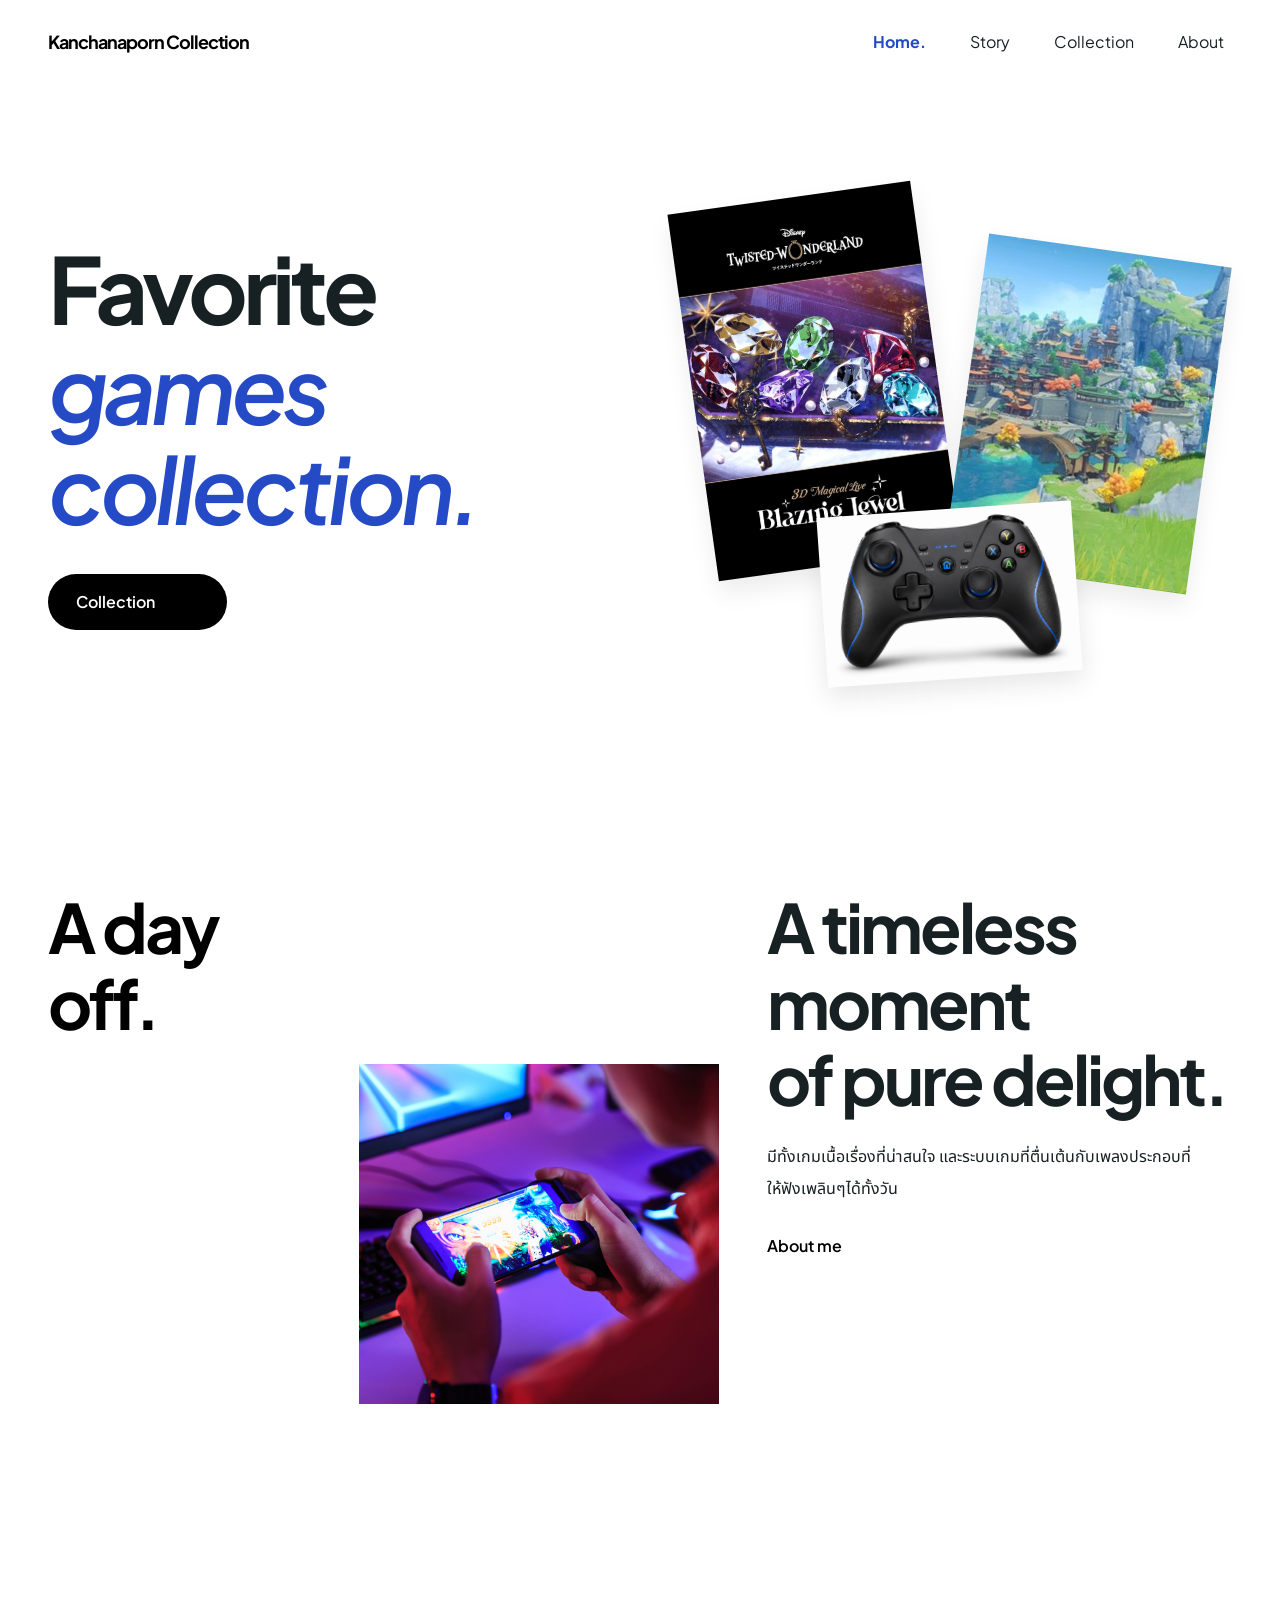
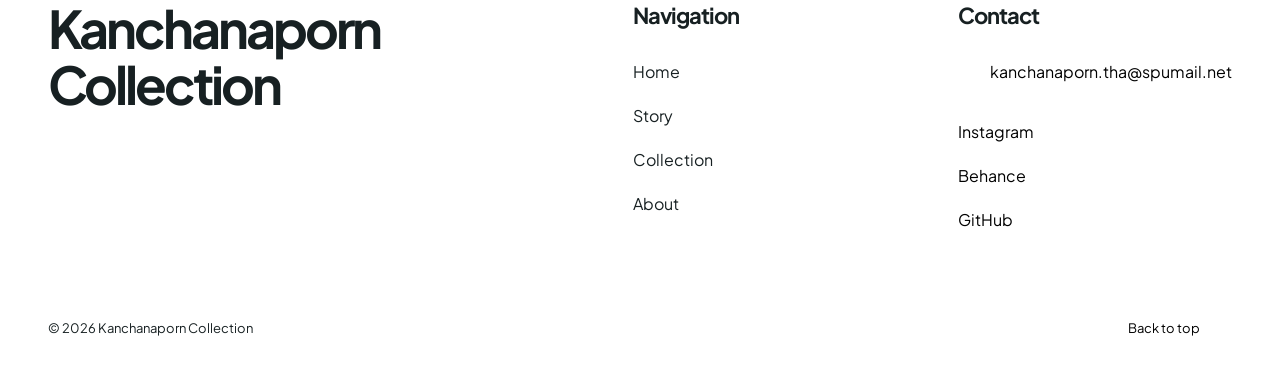
<file: index.html>
<!doctype html>
<html lang="th" data-bs-theme="light">

<head>
    <title>Home | Kanchanaporn Collections</title>
    <!-- Required meta tags -->
    <meta charset="utf-8" />
    <meta name="viewport" content="width=device-width, initial-scale=1" />
    <meta name="description" content="หนัง เพลง หนังสือ และของที่ชอบ กลับมาดูเมื่อไรก็ยังชอบอยู่" />

    <!-- Bootstrap CSS v5.3.8 -->
    <link href="https://cdn.jsdelivr.net/npm/bootstrap@5.3.8/dist/css/bootstrap.min.css" rel="stylesheet"
        integrity="sha384-sRIl4kxILFvY47J16cr9ZwB07vP4J8+LH7qKQnuqkuIAvNWLzeN8tE5YBujZqJLB" crossorigin="anonymous">
    
    <link rel="stylesheet"
        href="https://fonts.googleapis.com/css2?family=Plus+Jakarta+Sans:ital,wght@0,400;0,500;0,600;0,700;0,800;1,600;1,700&amp;family=Noto+Sans+Thai:wght@400;500;600&amp;display=swap" />
    <link rel="stylesheet" href="css/style.css">
</head>

<body id="top">
    <a class="skip-link" href="#main">ข้ามไปเนื้อหา</a>
    
    <header class="site-header">
        <!-- place navbar here -->
        <nav class="navbar navbar-expand-md navbar-light" aria-label="เมนูหลัก">
            <!-- กรอบเมนู -->
            <div class="container">
                <a class="navbar-brand" href="index.html">Kanchanaporn Collection</a>
                
                <!-- ปุ่มเปิดเมนู -->
                <button class="navbar-toggler" type="button" data-bs-toggle="offcanvas" data-bs-target="#mainNav"
                    aria-controls="mainNav" aria-label="เปิดเมนู">
                    <i class="icon" data-lucide="menu" aria-hidden="true"></i>
                </button>
                
                <!-- offcanvas-md -->
                <div class="offcanvas-md offcanvas-end" tabindex="-1" id="mainNav" aria-labelledby="menuTitle">
                    <!-- หัวเมนูมือถือ -->
                    <div class="offcanvas-header">
                        <span id="menuTitle">Personal Collection</span>
                        <button class="menu-close" type="button" data-bs-dismiss="offcanvas" data-bs-target="#mainNav"
                            aria-label="ปิดเมนู">
                            <i class="icon" data-lucide="x" aria-hidden="true"></i>
                        </button>
                    </div>

                    <!-- เนื้อหาเมนู -->
                    <div class="offcanvas-body">
                        <!-- รายการลิงก์ -->
                        <ul class="navbar-nav ms-auto">
                            <li class="nav-item">
                                <a class="nav-link active" href="index.html" aria-current="page">Home</a>
                            </li>
                            <li class="nav-item">
                                <a class="nav-link" href="story.html">Story</a>
                            </li>
                            <li class="nav-item">
                                <a class="nav-link" href="collection.html">Collection</a>
                            </li>
                            <li class="nav-item">
                                <a class="nav-link" href="about.html">About</a>
                            </li>
                        </ul>
                        
                        <!-- ช่องทางติดต่อในเมนู -->
                        <div class="mobile-contact">
                            <a class="menu-email email-link" href="mailto:hello@example.com">
                                <i class="icon" data-lucide="mail" aria-hidden="true"></i>
                                <span>hello@example.com</span>
                            </a>
                            <div class="menu-socials">
                                <a href="https://www.instagram.com/" target="_blank" rel="noopener noreferrer">Instagram</a>
                                <a href="https://www.behance.net/" target="_blank" rel="noopener noreferrer">Behance</a>
                                <a href="https://github.com/" target="_blank" rel="noopener noreferrer">GitHub</a>
                            </div>
                        </div>
                    </div>
                </div>
            </div>
        </nav>
    </header>

    <main id="main" tabindex="-1">
        <!-- ภาพและหัวเรื่อง Home -->
        <section class="home-hero container">
            <div class="row hero-row">
                <div class="col-lg-6 hero-copy">
                    <h1>
                        Favorite
                        <br />
                        <em>games collection.</em>
                    </h1>
                    <a class="btn btn-dark" href="collection.html">
                        Collection
                        <i class="icon" data-lucide="arrow-up-right" aria-hidden="true"></i>
                    </a>
                </div>
                <div class="col-lg-6 hero-art">
                    <img class="hero-books" src="assets/images/home/81GD2ZUlDmL._AC_UF894,1000_QL80_.jpg"
                        alt="ชั้นหนังสือในร้านหนังสือ" />
                    <img class="hero-records" src="assets/images/home/genshin-impact-(2).jpg"
                        alt="เครื่องเล่นแผ่นเสียงกับแผ่นเพลง" />
                    <img class="hero-camera" src="assets/images/home/joygame.png"
                        alt="กล้องฟิล์มแบบตัดพื้นหลัง" />
                </div>
            </div>
        </section>

        <!-- ส่วน A day off -->
        <section class="home-links container">
            <div class="row gx-lg-5 gy-5">
                <div class="col-md-7">
                    <a class="story-preview" href="story.html">
                        <div class="preview-heading">
                            <h2>
                                A day
                                <br />
                                off.
                            </h2>
                            <i class="icon" data-lucide="arrow-up-right" aria-hidden="true"></i>
                        </div>
                        <img class="preview-image" src="assets/images/home/playgamemoba.jpg"
                            alt="กล้อง Polaroid SX-70 แบบพับได้" loading="lazy" />
                    </a>
                </div>
                <div class="col-md-5 home-note">
                    <h2>
                        A timeless moment
                        <br />
                         of pure delight.
                    </h2>
                    <p>
                        มีทั้งเกมเนื้อเรื่องที่น่าสนใจ และระบบเกมที่ตื่นเต้นกับเพลงประกอบที่ให้ฟังเพลินๆได้ทั้งวัน
                    </p>
                    <a class="text-link" href="about.html">
                        About me
                        <i class="icon" data-lucide="arrow-up-right" aria-hidden="true"></i>
                    </a>
                </div>
            </div>
        </section>
    </main>

    <footer class="site-footer">
        <!-- คอลัมน์ท้ายเว็บ -->
        <div class="footer-main">
            <!-- footer-brand -->
            <a class="footer-brand" href="index.html">
                Kanchanaporn
                <br />
                Collection
            </a>
            <!-- nav -->
            <nav aria-label="เมนูท้ายหน้า">
                <h2>Navigation</h2>
                <a href="index.html">Home</a>
                <a href="story.html">Story</a>
                <a href="collection.html">Collection</a>
                <a href="about.html">About</a>
            </nav>

            <!-- ช่องทางติดต่อ -->
            <div class="footer-contact">
                <h2>Contact</h2>
                <a href="mailto:kanchanaporn.tha@spumail.net">
                    <i class="icon" data-lucide="mail" aria-hidden="true"></i>
                    <span>kanchanaporn.tha@spumail.net</span>
                </a>
                
                <div class="social-links">
                    <a href="https://www.instagram.com/" target="_blank" rel="noopener noreferrer">
                        Instagram
                        <i class="icon" data-lucide="arrow-up-right" aria-hidden="true"></i>
                    </a>
                    <a href="https://www.behance.net/" target="_blank" rel="noopener noreferrer">
                        Behance
                        <i class="icon" data-lucide="arrow-up-right" aria-hidden="true"></i>
                    </a>
                    <a href="https://github.com/" target="_blank" rel="noopener noreferrer">
                        GitHub
                        <i class="icon" data-lucide="arrow-up-right" aria-hidden="true"></i>
                    </a>
                </div>
            </div>
        </div>
        <!-- แถวลิขสิทธิ์ -->
        <div class="footer-bottom">
            <span>© 2026 Kanchanaporn Collection</span>
            <a href="#top">
                Back to top
                <i class="icon" data-lucide="arrow-up" aria-hidden="true"></i>
            </a>
        </div>
    </footer>

    <!-- Bootstrap JavaScript Bundle (
</file>
<file: css/style.css>
:root {
    --ink: #172022;
    --accent: #254ac6;
    --muted: #8b9094;
    --screen-height: 800px;
}

body {
    margin: 0;
    background: white;
    color: var(--ink);
    font-family: "Plus Jakarta Sans", "Noto Sans Thai", sans-serif;
    font-size: 16px;
    line-height: 28px;
}

.container {
    max-width: 1440px;
    padding-left: 48px;
    padding-right: 48px;
}

a {
    color: inherit;
    text-decoration: none;
}

a:hover {
    color: var(--accent);
}

h1,
h2,
h3 {
    font-weight: 700;
    margin: 0 0 24px;
}

h1 {
    font-size: 92px;
    line-height: 100px;
    letter-spacing: -5px;
}

h2 {
    font-size: 68px;
    line-height: 76px;
    letter-spacing: -3px;
}

h3 {
    font-size: 24px;
    line-height: 32px;
    letter-spacing: -1px;
}

h1 em,
h2 em,
.scene-word em {
    color: var(--accent);
    font-weight: 600;
}

p {
    /*mergin คือระยะ บน ล่าง ซ้าย 20px ขวา */
    margin: 0 0 20px;
    /*line-height คทอระยะระหว่างบรรทัดของข้อความ */
    line-height: 32px;
    overflow-wrap: break-word;
}

img {
    display: block;
}

.icon {
    color: inherit;
    stroke: currentColor;
    display: inline-block;
    width: 20px;
    height: 20px;
    flex-shrink: 0;
    vertical-align: middle;
}

:focus-visible {
    outline: 3px solid var(--accent);
    outline-offset: 5px;
}

/* Bootstrap navbar และเมนูมือถือ */
.site-header {
    position: sticky;
    top: 0;
    z-index: 1030;
    background: white;
}

.nav-link.active::after {
    content: ".";
}

@media (max-width: 1199px) {
    .container {
        padding-left: 32px;
        padding-right: 32px;
    }
}

@media (max-width: 1199px) {
    h1 {
        font-size: 72px;
        line-height: 80px;
        letter-spacing: -4px;
    }
}

@media (max-width: 1199px) {
    h2 {
        font-size: 56px;
        line-height: 64px;
    }
}

@media (max-width: 767px) {
    .container {
        padding-left: 20px;
        padding-right: 20px;
    }
}

@media (max-width: 767px) {
    h1 {
        font-size: 54px;
        line-height: 60px;
        letter-spacing: -3px;
    }
}

@media (max-width: 767px) {
    h2 {
        font-size: 48px;
        line-height: 54px;
        letter-spacing: -2px;
    }
}

@media (max-width: 767px) {
    p {
        font-size: 16px;
        line-height: 30px;
    }
}

@media (max-width: 767px) {
    #mainNav {
        --bs-offcanvas-width: 100%;
        background: white;
    }
}

@media (max-width: 359px) {

    h1,
    .collection-intro h1 {
        font-size: 46px;
        line-height: 52px;
    }
}

@media (prefers-reduced-motion: reduce) {

    *,
    *::before,
    *::after {
        transition: none !important;
        scroll-behavior: auto !important;
    }
}

.skip-link {
    position: fixed;
    top: -100px;
    left: 20px;
    z-index: 2000;
    padding: 12px;
    background: white;
}

.skip-link:focus {
    top: 12px;
}

.navbar {
    /*ความสูงของnavber*/
    min-height: 84px;
    padding: 12px 0;
}

.navbar-brand,
#menuTitle {
    font-size: 18px;
    font-weight: 700;
    letter-spacing: -1px;
}

.navbar-brand {
    margin: 0;
}

.navbar-nav {
    gap: 28px;
}

.navbar .nav-link {
    padding: 8px 0;
    font-size: 16px;
    color: var(--ink);
}

.navbar .nav-link:hover,
.navbar .nav-link.active {
    color: var(--accent);
    background: none;
}

.navbar .nav-link.active {
    font-weight: 700;
}

.navbar-toggler,
.menu-close {
    border: 0;
    border-radius: 0;
    background: none;
    padding: 12px;
    min-width: 44px;
    min-height: 44px;
}

.navbar-toggler:focus {
    box-shadow: none;
}

.mobile-contact {
    display: none;
}

@media (max-width: 767px) {
    .navbar {
        min-height: 76px;
        padding: 8px 0;
    }
}

@media (max-width: 767px) {
    .navbar-brand {
        font-size: 18px;
    }
}

@media (max-width: 767px) {
    .navbar-toggler {
        margin-right: -12px;
    }
}

@media (max-width: 767px) {
    .offcanvas-header {
        display: flex;
        justify-content: space-between;
        padding: 16px 20px;
        min-height: 76px;
    }
}

@media (max-width: 767px) {
    .offcanvas-body {
        display: flex;
        flex-direction: column;
        padding: 36px 32px 24px;
    }
}

@media (max-width: 767px) {
    .navbar-nav {
        gap: 12px;
        margin-left: 0 !important;
    }
}

@media (max-width: 767px) {
    .navbar .nav-link {
        font-size: 38px;
        line-height: 48px;
        font-weight: 700;
        letter-spacing: -2px;
    }
}

@media (max-width: 767px) {
    .mobile-contact {
        display: block;
        margin-top: auto;
        padding-top: 32px;
    }
}

@media (max-width: 767px) {

    .menu-email,
    .menu-socials {
        display: flex;
        gap: 14px;
        align-items: center;
        min-height: 44px;
    }
}

@media (max-width: 767px) {
    .menu-socials {
        margin-top: 20px;
        gap: 24px;
        font-size: 14px;
    }
}

/* ใช้แนวกลางเดียวกันทั้งอีเมลใน Footer และเมนูมือถือ */
.email-link {
    display: flex;
    align-items: center;
    gap: 12px;
    min-height: 44px;
}

.email-link .icon {
    display: block;
    flex-shrink: 0;
}

.email-link span {
    line-height: 24px;
}

/* ลิงก์ที่มีไอคอนใช้สีเดียวกันทั้งข้อความและ SVG */
.text-link,
.back-link,
.footer-contact>a,
.social-links a,
.footer-bottom a,
.email-link,
.story-preview {
    color: #000000;
}

.text-link:hover,
.back-link:hover,
.footer-contact>a:hover,
.social-links a:hover,
.footer-bottom a:hover,
.email-link:hover,
.story-preview:hover {
    color: var(--accent);
}

/* ลิงก์และ CTA เปลี่ยนสีโดยไม่ขยับ */
.btn-dark {
    display: inline-flex;
    align-items: center;
    gap: 24px;
    padding: 16px 28px;
    min-height: 56px;
    border: 0;
    border-radius: 40px;
    background: #000000;
    color: #ffffff;
    font-size: 16px;
    font-weight: 600;
    line-height: 24px;
}

.btn-dark:hover,
.btn-dark:focus-visible {
    background: var(--accent);
    color: #ffffff;
}

.text-link {
    display: inline-flex;
    align-items: center;
    gap: 16px;
    min-height: 44px;
    font-size: 16px;
    font-weight: 600;
}

.text-link:hover {
    color: var(--accent);
}

/* Home: รูปสามชิ้น และหัวเรื่องพร้อม CTA */
.home-hero {
    min-height: calc(var(--screen-height) - 84px);
    padding-top: 32px;
    padding-bottom: 48px;
}

.hero-row {
    align-items: center;
    min-height: calc(var(--screen-height) - 164px);
}

.hero-copy .btn {
    margin-top: 12px;
}

.hero-art {
    height: 500px;
    max-width: 560px;
    margin: 0 auto;
    position: relative;
}

.hero-art img,
.opening-art img,
.second-art img,
.night-art img {
    position: absolute;
    object-fit: cover;
    box-shadow: 0 12px 24px #00000014;
}

.hero-books {
    width: 245px;
    height: 370px;
    top: 12px;
    left: 30px;
    transform: rotate(-8deg);
}

.hero-records {
    width: 245px;
    height: 330px;
    top: 65px;
    right: 12px;
    transform: rotate(8deg);
}

.hero-camera {
    width: 255px;
    height: 180px;
    bottom: 0;
    left: 160px;
    transform: rotate(-4deg);
}

.hero-art .hero-camera {
    object-fit: contain;
    box-shadow: none;
    filter: drop-shadow(0 10px 12px #00000018);
}

@media (max-width: 1199px) {
    .hero-art {
        height: 470px;
    }
}

@media (max-width: 1199px) {
    .hero-books {
        width: 190px;
        height: 300px;
        left: 15px;
    }
}

@media (max-width: 1199px) {
    .hero-records {
        width: 190px;
        height: 270px;
        right: 0;
    }
}

@media (max-width: 1199px) {
    .hero-camera {
        width: 200px;
        height: 150px;
        left: 100px;
    }
}

@media (min-width: 768px) and (max-width: 991px) {

    .hero-copy,
    .hero-art,
    .opening-copy,
    .opening-art {
        width: 50%;
    }
}

@media (min-width: 768px) and (max-width: 991px) {
    .hero-copy h1 {
        font-size: 54px;
        line-height: 62px;
        letter-spacing: -3px;
    }
}

@media (min-width: 768px) and (max-width: 991px) {
    .hero-art {
        height: 400px;
    }
}

@media (min-width: 768px) and (max-width: 991px) {
    .hero-books {
        width: 145px;
        height: 230px;
    }
}

@media (min-width: 768px) and (max-width: 991px) {
    .hero-records {
        width: 150px;
        height: 220px;
    }
}

@media (min-width: 768px) and (max-width: 991px) {
    .hero-camera {
        width: 170px;
        height: 120px;
        left: 60px;
    }
}

@media (min-width: 992px) and (max-height: 760px) {
    .home-hero {
        padding-top: 24px;
        padding-bottom: 32px;
    }
}

@media (min-width: 992px) and (max-height: 760px) {
    .hero-row {
        min-height: calc(var(--screen-height) - 140px);
    }
}

@media (min-width: 992px) and (max-height: 760px) {
    .hero-art {
        height: 420px;
    }
}

@media (min-width: 992px) and (max-height: 760px) {
    .hero-books {
        width: 210px;
        height: 310px;
    }
}

@media (min-width: 992px) and (max-height: 760px) {
    .hero-records {
        width: 210px;
        height: 280px;
        top: 44px;
    }
}

@media (min-width: 992px) and (max-height: 760px) {
    .hero-camera {
        width: 230px;
        height: 160px;
    }
}

@media (max-width: 767px) {
    .home-hero {
        min-height: calc(var(--screen-height) - 76px);
        padding-top: 24px;
        padding-bottom: 64px;
    }
}

@media (max-width: 767px) {
    .hero-row {
        min-height: calc(var(--screen-height) - 164px);
        flex-direction: column;
        justify-content: space-between;
    }
}

@media (max-width: 767px) {
    .hero-copy {
        order: 2;
        text-align: left;
        margin-top: 32px;
    }
}

@media (max-width: 767px) {
    .hero-copy h1 {
        margin-bottom: 20px;
    }
}

@media (max-width: 767px) {
    .hero-copy .btn {
        margin-top: 0;
    }
}

@media (max-width: 767px) {
    .hero-art {
        order: 1;
        height: 320px;
        flex-shrink: 0;
    }
}

@media (max-width: 767px) {
    .hero-books {
        width: 145px;
        height: 210px;
        left: 24px;
        top: 16px;
    }
}

@media (max-width: 767px) {
    .hero-records {
        width: 155px;
        height: 210px;
        right: 20px;
        top: 36px;
    }
}

@media (max-width: 767px) {
    .hero-camera {
        width: 175px;
        height: 120px;
        bottom: 0;
        left: 115px;
    }
}

@media (max-width: 359px) {
    .hero-art {
        height: 270px;
    }
}

@media (max-width: 359px) {
    .hero-books {
        width: 120px;
        height: 180px;
    }
}

@media (max-width: 359px) {
    .hero-records {
        width: 125px;
        height: 180px;
    }
}

@media (max-width: 359px) {
    .hero-camera {
        width: 150px;
        height: 100px;
        left: 90px;
    }
}

@media (max-width: 359px) {
    .hero-copy {
        margin-top: 24px;
    }
}

@media (max-width: 359px) {
    .home-hero {
        padding-bottom: 48px;
    }
}

@media (max-width: 359px) {
    .hero-row {
        min-height: calc(var(--screen-height) - 148px);
    }
}

@media (max-width: 767px) and (max-height: 680px) {
    .home-hero {
        padding-bottom: 32px;
    }
}

@media (max-width: 767px) and (max-height: 680px) {
    .hero-row {
        min-height: calc(var(--screen-height) - 132px);
    }
}

@media (max-width: 767px) and (max-height: 680px) {
    .hero-art {
        height: 220px;
    }
}

@media (max-width: 767px) and (max-height: 680px) {
    .hero-books {
        width: 110px;
        height: 160px;
        top: 8px;
    }
}

@media (max-width: 767px) and (max-height: 680px) {
    .hero-records {
        width: 115px;
        height: 160px;
        top: 20px;
    }
}

@media (max-width: 767px) and (max-height: 680px) {
    .hero-camera {
        width: 145px;
        height: 95px;
        left: 96px;
    }
}

@media (max-width: 767px) and (max-height: 680px) {
    .hero-copy {
        margin-top: 24px;
    }
}

.home-links {
    padding-top: 88px;
    padding-bottom: 96px;
}

.preview-heading {
    display: flex;
    align-items: center;
    justify-content: space-between;
    max-width: 390px;
}

.preview-heading>.icon {
    width: 28px;
    height: 28px;
}

.preview-image {
    width: 360px;
    height: 340px;
    object-fit: cover;
    margin-left: auto;
}

.home-note p {
    max-width: 430px;
}

@media (min-width: 768px) and (max-width: 991px) {

    .preview-image,
    .chapter-art img {
        width: 270px;
        height: 330px;
    }
}

@media (max-width: 767px) {
    .home-links {
        padding-top: 64px;
        padding-bottom: 40px;
    }
}

@media (max-width: 767px) {
    .preview-heading {
        max-width: none;
    }
}

@media (max-width: 767px) {
    .preview-image {
        width: 270px;
        height: 270px;
        margin: 12px auto 0;
    }
}

@media (max-width: 767px) {
    .home-note {
        margin-top: 40px;
    }
}

/* Footer */
.site-footer {
    max-width: 1440px;
    margin: 0 auto;
    padding: 100px 48px 32px;
}

.footer-main {
    display: grid;
    grid-template-columns: 2fr 1fr 1fr;
    gap: 64px;
}

.footer-brand {
    font-size: 52px;
    line-height: 56px;
    letter-spacing: -3px;
    font-weight: 700;
}

.site-footer h2 {
    font-size: 22px;
    line-height: 30px;
    letter-spacing: -1px;
    margin-bottom: 20px;
}

.site-footer nav a,
.social-links a {
    display: flex;
    align-items: center;
    gap: 12px;
    min-height: 44px;
}

.footer-contact>a {
    display: flex;
    align-items: center;
    gap: 12px;
    min-height: 44px;
}

.social-links {
    margin-top: 16px;
}

.footer-bottom {
    display: flex;
    align-items: center;
    justify-content: space-between;
    gap: 24px;
    margin-top: 64px;
    font-size: 13px;
}

.footer-bottom a {
    display: inline-flex;
    align-items: center;
    gap: 12px;
    min-height: 44px;
}

@media (min-width: 768px) and (max-width: 991px) {
    .footer-main {
        gap: 24px;
    }
}

@media (min-width: 768px) and (max-width: 991px) {
    .footer-brand {
        font-size: 40px;
        line-height: 44px;
    }
}

@media (max-width: 767px) {
    .site-footer {
        padding: 64px 20px 24px;
    }
}

@media (max-width: 767px) {
    .footer-main {
        grid-template-columns: 1fr;
        gap: 32px;
    }
}

@media (max-width: 767px) {
    .footer-brand {
        font-size: 42px;
        line-height: 46px;
        letter-spacing: -2px;
    }
}

@media (max-width: 767px) {
    .footer-bottom {
        align-items: flex-start;
        flex-direction: column;
        gap: 8px;
        margin-top: 32px;
    }
}

/* Story / About: ใช้กริดเดียวกัน รูปแต่ละหน้าไม่ซ้ำ */
.story-opening,
.about-opening {
    min-height: calc(var(--screen-height) - 84px);
    display: grid;
    align-content: center;
    padding-top: 56px;
    padding-bottom: 88px;
}

.opening-row {
    align-items: center;
}

.opening-copy p {
    max-width: 500px;
}

.opening-art {
    position: relative;
    height: 500px;
    max-width: 560px;
    margin: 0 auto;
}

.art-main {
    width: 285px;
    height: 360px;
    top: 0;
    right: 35px;
    transform: rotate(4deg);
}

.art-left {
    width: 225px;
    height: 300px;
    top: 120px;
    left: 10px;
    transform: rotate(-7deg);
}

.art-small {
    width: 200px;
    height: 150px;
    bottom: 20px;
    right: 24px;
    transform: rotate(6deg);
}

.story-chapter {
    padding-top: 64px;
    padding-bottom: 64px;
}

@media (max-width: 1199px) {
    .art-main {
        width: 230px;
        height: 320px;
        right: 15px;
    }
}

@media (max-width: 1199px) {
    .art-left {
        width: 180px;
        height: 250px;
        left: 0;
    }
}

@media (max-width: 1199px) {
    .art-small {
        width: 170px;
        height: 130px;
    }
}

@media (min-width: 768px) and (max-width: 991px) {
    .opening-copy h1 {
        font-size: 56px;
        line-height: 64px;
    }
}

@media (min-width: 768px) and (max-width: 991px) {
    .opening-art {
        height: 460px;
    }
}

@media (min-width: 768px) and (max-width: 991px) {
    .art-main {
        width: 190px;
        height: 260px;
    }
}

@media (min-width: 768px) and (max-width: 991px) {
    .art-left {
        width: 145px;
        height: 210px;
    }
}

@media (min-width: 768px) and (max-width: 991px) {
    .art-small {
        width: 145px;
        height: 110px;
    }
}

@media (min-width: 992px) and (max-height: 760px) {

    .story-opening,
    .about-opening {
        min-height: calc(var(--screen-height) - 84px);
        padding-top: 28px;
        padding-bottom: 36px;
    }
}

@media (min-width: 992px) and (max-height: 760px) {
    .opening-art {
        height: 430px;
    }
}

@media (min-width: 992px) and (max-height: 760px) {
    .opening-copy h1 {
        font-size: 76px;
        line-height: 84px;
    }
}

@media (min-width: 992px) and (max-height: 760px) {
    .art-main {
        width: 250px;
        height: 310px;
    }
}

@media (min-width: 992px) and (max-height: 760px) {
    .art-left {
        width: 200px;
        height: 260px;
        top: 80px;
        left: 24px;
    }
}

@media (min-width: 992px) and (max-height: 760px) {
    .art-small {
        width: 180px;
        height: 130px;
        right: 24px;
        bottom: 12px;
    }
}

@media (max-width: 767px) {

    .story-opening,
    .about-opening {
        min-height: calc(var(--screen-height) - 76px);
        padding-top: 28px;
        padding-bottom: 36px;
    }
}

@media (max-width: 767px) {
    .opening-copy {
        order: 2;
        margin-top: 40px;
    }
}

@media (max-width: 767px) {
    .opening-art {
        order: 1;
        height: 350px;
    }
}

@media (max-width: 767px) {
    .art-main {
        width: 200px;
        height: 250px;
        right: 12px;
    }
}

@media (max-width: 767px) {
    .art-left {
        width: 155px;
        height: 190px;
        top: 85px;
        left: 24px;
    }
}

@media (max-width: 767px) {
    .art-small {
        width: 160px;
        height: 120px;
        right: 16px;
        bottom: 0;
    }
}

@media (max-width: 359px) {
    .opening-art {
        height: 310px;
    }
}

@media (max-width: 359px) {
    .art-main {
        width: 175px;
        height: 220px;
    }
}

@media (max-width: 359px) {
    .art-left {
        width: 135px;
        height: 170px;
    }
}

@media (max-width: 359px) {
    .art-small {
        width: 140px;
        height: 100px;
    }
}

/* หัวเรื่องอยู่กึ่งกลางคอลัมน์เดียวกับภาพในแถวถัดไป */
.chapter-heading {
    display: flex;
    justify-content: center;
    padding-right: 48px;
}

.chapter-heading h2 {
    margin-bottom: 0;
}

.story-chapter p,
.story-midday p {
    max-width: 520px;
    line-height: 32px;
}

.story-midday,
.story-night,
.about-second {
    padding-top: 72px;
    padding-bottom: 72px;
}

.story-midday {
    padding-top: 64px;
    padding-bottom: 64px;
}

.chapter-art {
    display: flex;
    align-items: center;
    justify-content: center;
}

.chapter-art img {
    width: 330px;
    height: 440px;
    object-fit: cover;
    transform: rotate(-5deg);
}

@media (max-width: 767px) {

    .story-chapter,
    .story-midday,
    .story-night,
    .about-second {
        padding-top: 40px;
        padding-bottom: 40px;
    }
}

@media (max-width: 767px) {
    .chapter-art img {
        width: 240px;
        height: 300px;
    }
}

@media (max-width: 767px) {
    .chapter-heading {
        justify-content: flex-start;
        padding-right: 12px;
    }
}

.night-art {
    position: relative;
    height: 430px;
    max-width: 480px;
    margin: 0 auto;
}

.night-tall {
    width: 260px;
    height: 350px;
    top: 0;
    right: 20px;
    transform: rotate(5deg);
}

.night-wide {
    width: 310px;
    height: 210px;
    bottom: 10px;
    left: 0;
    transform: rotate(-6deg);
}

@media (min-width: 768px) and (max-width: 991px) {
    .night-tall {
        width: 190px;
        height: 280px;
    }
}

@media (min-width: 768px) and (max-width: 991px) {
    .night-wide {
        width: 240px;
        height: 160px;
    }
}

@media (max-width: 767px) {
    .night-art {
        order: 1;
        height: 350px;
    }
}

@media (max-width: 767px) {
    .night-copy {
        order: 2;
    }
}

@media (max-width: 767px) {
    .night-tall {
        width: 190px;
        height: 250px;
        right: 12px;
    }
}

@media (max-width: 767px) {
    .night-wide {
        width: 230px;
        height: 160px;
        left: 8px;
        bottom: 0;
    }
}

.about-lead {
    font-size: 20px;
    line-height: 36px;
}

@media (min-width: 992px) and (max-height: 760px) {
    .about-lead {
        font-size: 18px;
        line-height: 32px;
    }
}

@media (max-width: 767px) {
    .about-lead {
        font-size: 18px;
        line-height: 32px;
    }
}

.second-art {
    position: relative;
    height: 390px;
    max-width: 480px;
    margin: 0 auto;
}

.second-cover {
    width: 250px;
    height: 250px;
    top: 20px;
    left: 20px;
    transform: rotate(-7deg);
}

.second-book {
    width: 190px;
    height: 280px;
    bottom: 0;
    right: 35px;
    transform: rotate(6deg);
}

@media (min-width: 768px) and (max-width: 991px) {
    .second-cover {
        width: 180px;
        height: 180px;
    }
}

@media (min-width: 768px) and (max-width: 991px) {
    .second-book {
        width: 145px;
        height: 230px;
        right: 0;
    }
}

@media (max-width: 767px) {
    .second-art {
        height: 330px;
    }
}

@media (max-width: 767px) {
    .second-cover {
        width: 180px;
        height: 180px;
    }
}

@media (max-width: 767px) {
    .second-book {
        width: 140px;
        height: 220px;
        right: 12px;
    }
}

/* Collection: รูปสลับระดับ มีพื้นที่คำบรรยายใต้รูป */
.collection-intro {
    padding-top: 44px;
}

.collection-intro h1 {
    margin: 0;
}

.collection-intro em {
    display: inline-block;
    margin-left: 60px;
}

.board-toolbar {
    padding-top: 56px;
    padding-bottom: 32px;
}

.board-navigation {
    display: flex;
    justify-content: flex-end;
    gap: 24px;
}

.motion-control {
    display: inline-flex;
    align-items: center;
    justify-content: center;
    gap: 12px;
    min-height: 44px;
    padding: 8px 12px;
    border: 0;
    background: none;
    color: #000000;
    font-size: 16px;
}

.motion-control .icon {
    opacity: 1;
    filter: none;
}

.motion-control:hover {
    color: var(--accent);
}

.board-viewport {
    overflow: hidden;
    touch-action: pan-y;
    cursor: grab;
    padding: 40px 0 32px;
}

.board-viewport:active {
    cursor: grabbing;
}

.collage-board,
.collection-group {
    display: flex;
    width: max-content;
}

.collage-board {
    will-change: transform;
}

.collection-group {
    align-items: flex-start;
    gap: 64px;
    padding: 0 32px;
}

.collection-item {
    width: 280px;
    flex: 0 0 280px;
    margin: 0;
    position: relative;
}

.collection-image {
    display: flex;
    align-items: center;
    justify-content: center;
    height: 420px;
}

.item-low {
    margin-top: 100px;
}

.collection-image img {
    width: 270px;
    height: 400px;
    object-fit: contain;
    filter: drop-shadow(0 12px 12px #00000018);
    transform: rotate(-6deg);
}

.item-low .collection-image img {
    transform: rotate(7deg);
}

.item-ram .collection-image img,
.item-am .collection-image img {
    height: 280px;
}

.item-x100 .collection-image img {
    height: 230px;
}

.collection-item figcaption {
    visibility: hidden;
    margin-top: 24px;
    min-height: 172px;
    cursor: default;
}

.collection-item:hover figcaption,
.collection-item:focus-within figcaption {
    visibility: visible;
}

.collection-item figcaption h2 {
    font-size: 24px;
    line-height: 30px;
    letter-spacing: -1px;
    margin-bottom: 12px;
}

.collection-item figcaption p {
    font-size: 15px;
    line-height: 26px;
    margin-bottom: 8px;
}

.collection-item .item-maker {
    font-size: 14px;
}

.scene-word {
    display: flex;
    flex-direction: column;
    justify-content: center;
    width: 220px;
    height: 440px;
    flex: 0 0 220px;
    color: var(--accent);
    font-size: 50px;
    line-height: 54px;
    font-weight: 700;
    letter-spacing: -2px;
}

@media (max-width: 767px) {
    .collection-intro {
        padding-top: 24px;
    }
}

@media (max-width: 767px) {
    #board-pause {
        margin-right: auto;
    }

    .motion-control {
        width: 44px;
        height: 44px;
        padding: 12px;
    }

    .motion-control span {
        display: none;
    }
}

/* หรือ วางใน @media (max-width: 767px){ ... } เดิมได้ */
@media (max-width: 767px) {
    .board-viewport {
        padding-top: 24px;
        padding-bottom: 12px;
    }

    .collection-group {
        gap: 40px;
        padding: 0 24px;
    }

    .collection-item {
        width: 240px;
        flex-basis: 240px;
    }

    .item-low {
        margin-top: 60px;
    }
}

/* หรือ วางใน @media (max-width: 767px){ ... } เดิมได้ */
@media (max-width: 767px) {
    .collection-image {
        height: 310px;
    }

    .collection-image img {
        width: 220px;
        height: 290px;
    }

    .item-ram .collection-image img,
    .item-am .collection-image img {
        height: 220px;
    }

    .item-x100 .collection-image img {
        height: 180px;
    }
}

/* หรือ วางใน @media (max-width: 767px){ ... } เดิมได้ */
@media (max-width: 767px) {
    .collection-item figcaption {
        visibility: visible;
        margin-top: 16px;
    }

    .collection-item figcaption h2 {
        font-size: 20px;
        line-height: 26px;
    }

    .scene-word {
        width: 160px;
        flex-basis: 160px;
        height: 340px;
        font-size: 38px;
        line-height: 42px;
    }
}

/* หรือ วางใน @media (max-width: 767px){ ... } เดิมได้ */
.detail-title {
    font-size: 56px;
    line-height: 64px;
    letter-spacing: -3px;
}

/* dl: สองข้อมูลวางข้างกัน โดยชื่อข้อมูลอยู่เหนือค่า */
.detail-info {
    display: flex;
    flex-wrap: wrap;
    gap: 48px;
    margin: 28px 0 32px;
}

.detail-info dt {
    color: #687072;
    font-size: 14px;
    line-height: 24px;
    font-weight: 400;
    margin-bottom: 4px;
}

.detail-info dd {
    font-size: 18px;
    line-height: 28px;
    font-weight: 600;
    margin: 0;
}

.detail-description,
.detail-story {
    max-width: 640px;
    line-height: 32px;
}

.detail-story-title {
    font-size: 28px;
    line-height: 36px;
    letter-spacing: -1px;
    margin-bottom: 12px;
}

.related-section {
    margin-top: 72px;
}

.related-heading {
    font-size: 32px;
    line-height: 40px;
    letter-spacing: -1px;
    margin-bottom: 32px;
}

.related-grid {
    display: grid;
    grid-template-columns: 1fr 1fr;
    gap: 64px;
}

.next-item {
    display: flex;
    align-items: center;
    gap: 24px;
    padding: 16px 0;
}

.next-item>img {
    width: 100px;
    height: 140px;
    object-fit: contain;
    flex-shrink: 0;
}

.next-item h3 {
    margin: 0 0 8px;
}

.next-item p {
    margin: 0;
    font-size: 15px;
    line-height: 26px;
}

@media (max-width: 767px) {
    .detail-page {
        padding-top: 16px;
    }
}

/* หรือ วางใน @media (max-width: 767px){ ... } เดิมได้ */
@media (max-width: 767px) {
    .detail-return {
        margin-bottom: 20px;
    }

    .detail-image {
        max-height: 410px;
    }

    .detail-title {
        font-size: 42px;
        line-height: 48px;
        letter-spacing: -2px;
    }

    .detail-info {
        margin: 28px 0;
    }
}

/* หรือ วางใน @media (max-width: 767px){ ... } เดิมได้ */
@media (max-width: 767px) {
    .related-section {
        margin-top: 40px;
    }

    .related-heading {
        font-size: 26px;
        line-height: 34px;
    }

    .related-grid {
        grid-template-columns: 1fr;
        gap: 20px;
    }

    .next-item {
        gap: 20px;
    }
}

/* หรือ วางใน @media (max-width: 767px){ ... } เดิมได้ */
@media (max-width: 767px) {
    .next-item>img {
        width: 80px;
        height: 110px;
    }

    .next-item h3 {
        font-size: 20px;
        line-height: 28px;
    }
}

/* หรือ วางใน @media (max-width: 767px){ ... } เดิมได้ */
</file>
